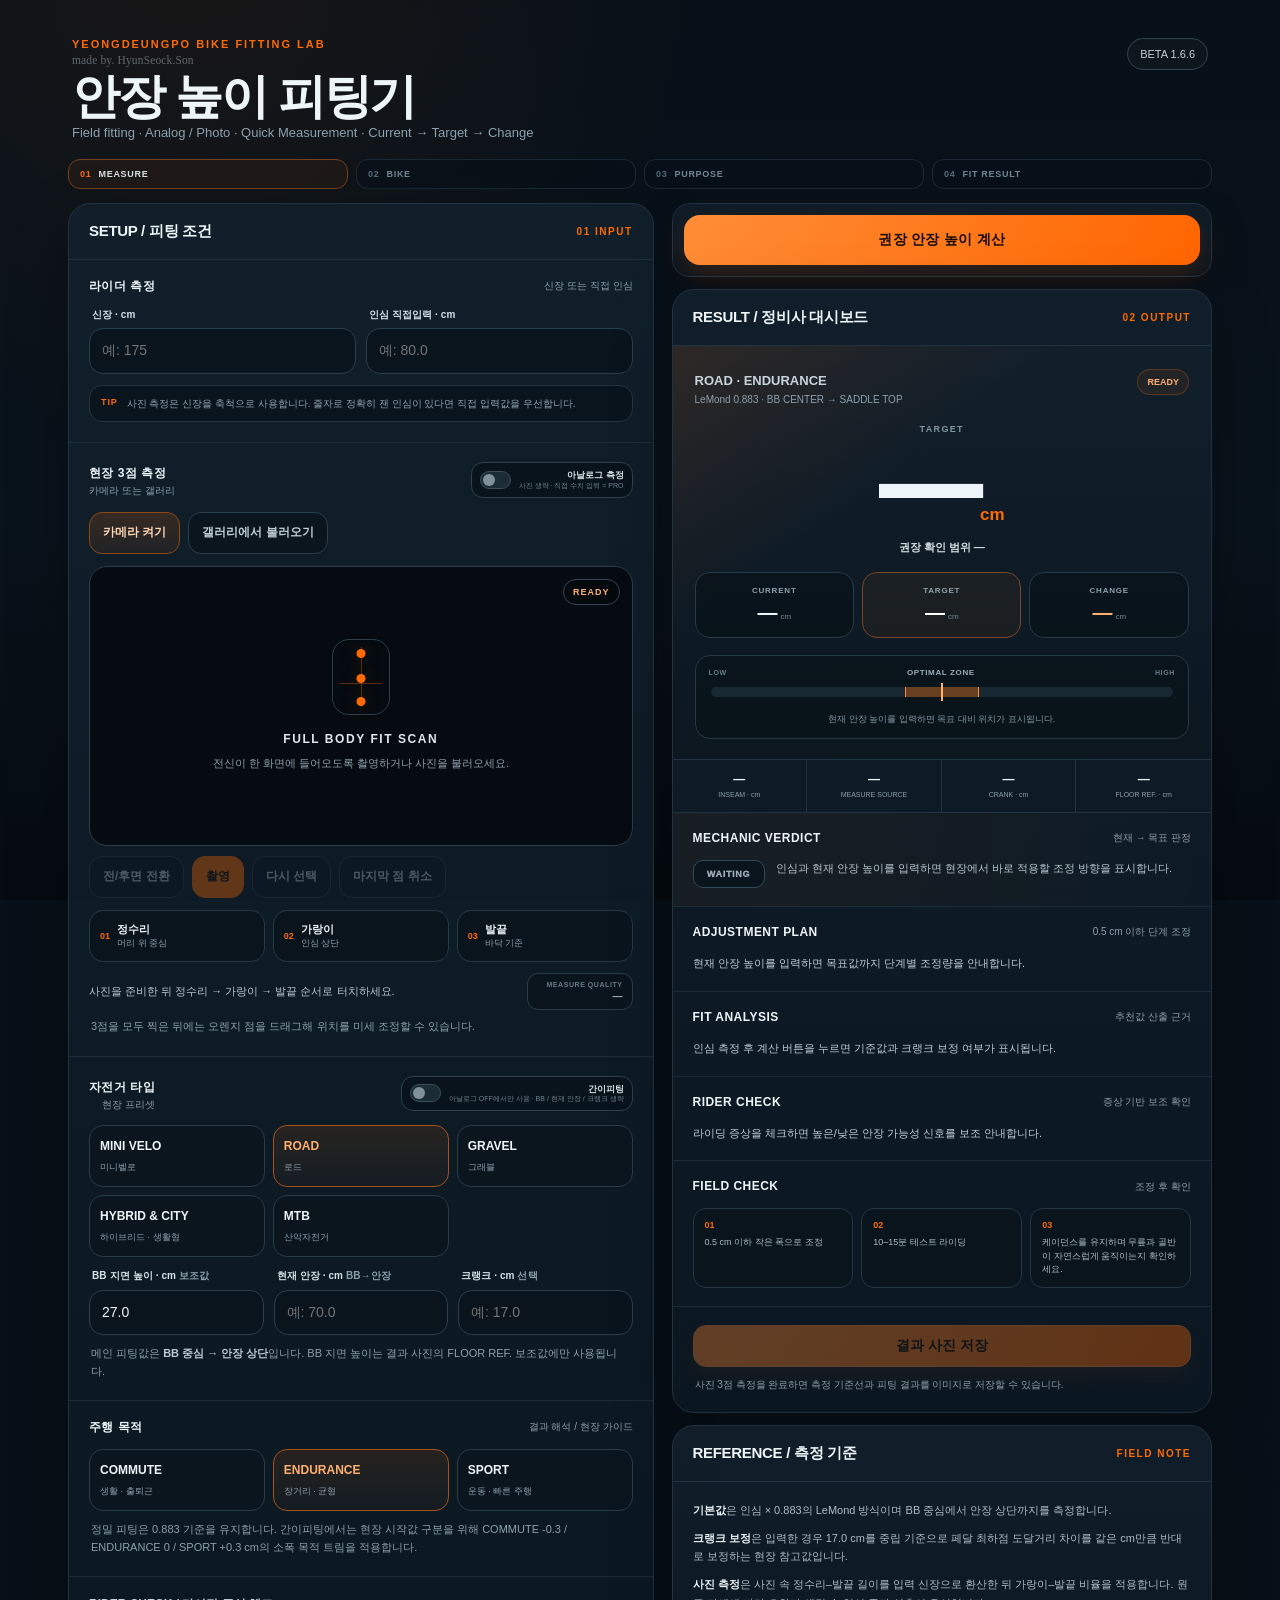
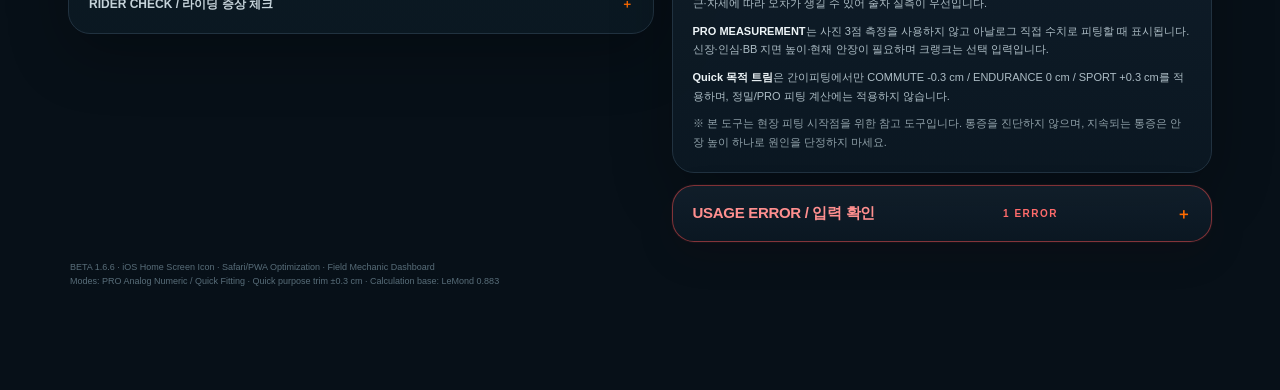
<file: index.html>
<!doctype html>
<html lang="ko">
<head>
  <meta charset="utf-8">
  <meta name="viewport" content="width=device-width, initial-scale=1, viewport-fit=cover">
  <meta name="theme-color" content="#02070b">
  <meta name="color-scheme" content="dark">
  <meta name="application-name" content="Bike Fitting Lab">
  <meta name="apple-mobile-web-app-capable" content="yes">
  <meta name="apple-mobile-web-app-status-bar-style" content="black-translucent">
  <meta name="apple-mobile-web-app-title" content="Bike Fitting Lab">
  <meta name="mobile-web-app-capable" content="yes">
  <meta name="format-detection" content="telephone=no">
  <meta name="description" content="영등포 현장형 자전거 안장 높이 피팅 도구. 아날로그 측정·간이피팅·카메라/갤러리 3점 측정·정비사 대시보드.">
  <title>YEONGDEUNGPO BIKE FITTING LAB — Beta 1.6.6</title>
  <link rel="manifest" href="./manifest.webmanifest?v=1.6.6-cm-ui1">
  <link rel="apple-touch-icon" href="./apple-touch-icon.png">
  <link rel="apple-touch-icon" sizes="180x180" href="./icons/apple-touch-icon-180.png">
  <link rel="apple-touch-icon" sizes="167x167" href="./icons/apple-touch-icon-167.png">
  <link rel="apple-touch-icon" sizes="152x152" href="./icons/apple-touch-icon-152.png">
  <link rel="apple-touch-icon" sizes="120x120" href="./icons/apple-touch-icon-120.png">
  <link rel="icon" href="./favicon.ico" sizes="any">
  <link rel="icon" type="image/png" sizes="48x48" href="./icons/favicon-48.png">
  <link rel="icon" type="image/png" sizes="32x32" href="./icons/favicon-32.png">
  <link rel="icon" type="image/png" sizes="16x16" href="./icons/favicon-16.png">
  <link rel="stylesheet" href="./style.css?v=1.6.6-cm-ui1">
</head>
<body data-build="1.6.6-cm-ui1">
  <div class="wrap">
    <header class="topbar">
      <div class="brand">
        <small>YEONGDEUNGPO BIKE FITTING LAB</small>
        <div class="signature">made by. HyunSeock.Son</div>
        <h1>안장 높이 피팅기</h1>
        <p>Field fitting · Analog / Photo · Quick Measurement · Current → Target → Change</p>
      </div>
      <div class="badge" aria-label="Beta version">BETA 1.6.6</div>
    </header>

    <nav class="flowbar" aria-label="피팅 순서">
      <span class="flow active"><b>01</b> MEASURE</span>
      <span class="flow"><b>02</b> BIKE</span>
      <span class="flow"><b>03</b> PURPOSE</span>
      <span class="flow"><b>04</b> FIT RESULT</span>
    </nav>

    <aside class="ios-install-tip" id="installTip" hidden aria-label="iOS 홈 화면 설치 안내">
      <div class="install-icon" aria-hidden="true"><img src="./icons/apple-touch-icon-120.png" alt=""></div>
      <div class="install-copy">
        <b>iOS HOME SCREEN</b>
        <span>Safari 공유 → <strong>홈 화면에 추가</strong> → “웹 앱으로 열기”를 유지하면 전용 아이콘으로 앱처럼 실행됩니다.</span>
      </div>
      <button id="btnDismissInstallTip" type="button" aria-label="홈 화면 설치 안내 닫기">×</button>
    </aside>

    <main class="grid">
      <section class="card setup-card">
        <div class="head"><h2>SETUP / 피팅 조건</h2><span class="kicker">01 INPUT</span></div>

        <section class="section">
          <div class="section-title"><strong>라이더 측정</strong><span>신장 또는 직접 인심</span></div>
          <div class="fields two">
            <div class="field">
              <label for="heightCm">신장 · cm</label>
              <input id="heightCm" type="number" inputmode="decimal" min="100" max="230" step="0.1" placeholder="예: 175">
            </div>
            <div class="field">
              <label for="manualInseam">인심 직접입력 · cm</label>
              <input id="manualInseam" type="number" inputmode="decimal" min="45" max="110" step="0.1" placeholder="예: 80.0">
            </div>
          </div>
          <div class="mini-note"><b>TIP</b><span>사진 측정은 신장을 축척으로 사용합니다. 줄자로 정확히 잰 인심이 있다면 직접 입력값을 우선합니다.</span></div>
        </section>

        <section class="section photo-section" id="photoSection">
          <div class="section-title section-title-with-toggle">
            <div><strong>현장 3점 측정</strong><span>카메라 또는 갤러리</span></div>
            <label class="mode-switch" for="analogMode">
              <input id="analogMode" type="checkbox">
              <span class="switch-ui" aria-hidden="true"></span>
              <span class="switch-copy"><b>아날로그 측정</b><small>사진 생략 · 직접 수치 입력 = PRO</small></span>
            </label>
          </div>
          <div class="source-actions">
            <button id="btnStartCamera" class="btn primary" type="button">카메라 켜기</button>
            <button id="btnGallery" class="btn ghost" type="button">갤러리에서 불러오기</button>
            <input id="galleryInput" class="visually-hidden" type="file" accept="image/*">
          </div>

          <div class="camera-stage" id="cameraStage">
            <video id="video" playsinline autoplay muted></video>
            <canvas id="photoCanvas" aria-label="피팅 측정 사진. 3점을 지정한 뒤 점을 드래그해 미세 보정할 수 있습니다."></canvas>
            <div class="stage-empty" id="stageEmpty">
              <div class="scan-icon" aria-hidden="true"><span></span><span></span><span></span></div>
              <b>FULL BODY FIT SCAN</b>
              <span>전신이 한 화면에 들어오도록 촬영하거나 사진을 불러오세요.</span>
            </div>
            <div class="stage-badge" id="stageBadge">READY</div>
          </div>

          <div class="camera-controls">
            <button id="btnSwitchCamera" class="btn ghost" type="button" disabled>전/후면 전환</button>
            <button id="btnCapture" class="btn accent" type="button" disabled>촬영</button>
            <button id="btnRetake" class="btn ghost" type="button" disabled>다시 선택</button>
            <button id="btnUndoPoint" class="btn ghost" type="button" disabled>마지막 점 취소</button>
          </div>

          <ol class="tap-steps" id="tapSteps">
            <li data-step="0"><span>01</span><b>정수리</b><small>머리 위 중심</small></li>
            <li data-step="1"><span>02</span><b>가랑이</b><small>인심 상단</small></li>
            <li data-step="2"><span>03</span><b>발끝</b><small>바닥 기준</small></li>
          </ol>

          <div class="measure-feedback">
            <p class="status-line" id="measureStatus">사진을 준비한 뒤 정수리 → 가랑이 → 발끝 순서로 터치하세요.</p>
            <div class="quality-pill" id="qualityPill" data-level="idle"><span>MEASURE QUALITY</span><b id="qualityText">—</b></div>
          </div>
          <p class="hint drag-hint">3점을 모두 찍은 뒤에는 오렌지 점을 드래그해 위치를 미세 조정할 수 있습니다.</p>
        </section>

        <section class="section">
          <div class="section-title section-title-with-toggle">
            <div><strong>자전거 타입</strong><span>현장 프리셋</span></div>
            <label class="mode-switch" for="quickFitMode">
              <input id="quickFitMode" type="checkbox">
              <span class="switch-ui" aria-hidden="true"></span>
              <span class="switch-copy"><b>간이피팅</b><small>아날로그 OFF에서만 사용 · BB / 현재 안장 / 크랭크 생략</small></span>
            </label>
          </div>
          <div class="choice-grid" id="bikeChoices">
            <button class="choice" type="button" data-bike="minivelo" data-bb="28.1"><b>MINI VELO</b><span>미니벨로</span></button>
            <button class="choice active" type="button" data-bike="road" data-bb="27.0"><b>ROAD</b><span>로드</span></button>
            <button class="choice" type="button" data-bike="gravel" data-bb="28.0"><b>GRAVEL</b><span>그래블</span></button>
            <button class="choice" type="button" data-bike="hybrid" data-bb="26.0"><b>HYBRID & CITY</b><span>하이브리드 · 생활형</span></button>
            <button class="choice" type="button" data-bike="mtb" data-bb="30.0"><b>MTB</b><span>산악자전거</span></button>
          </div>

          <div class="fields three compact-top">
            <div class="field" id="bbField" data-quick-skip>
              <label for="bbHeight">BB 지면 높이 · cm <span>보조값</span></label>
              <input id="bbHeight" type="number" inputmode="decimal" min="20" max="40" step="0.1" value="27.0">
            </div>
            <div class="field" id="currentField" data-quick-skip>
              <label for="currentSaddle">현재 안장 · cm <span>BB→안장</span></label>
              <input id="currentSaddle" type="number" inputmode="decimal" min="45" max="100" step="0.1" placeholder="예: 70.0">
            </div>
            <div class="field" id="crankField" data-quick-skip>
              <label for="crankLength">크랭크 · cm <span>선택</span></label>
              <input id="crankLength" type="number" inputmode="decimal" min="14" max="19" step="0.25" placeholder="예: 17.0">
            </div>
          </div>
          <p class="hint">메인 피팅값은 <strong>BB 중심 → 안장 상단</strong>입니다. BB 지면 높이는 결과 사진의 FLOOR REF. 보조값에만 사용됩니다.</p>
        </section>

        <section class="section">
          <div class="section-title"><strong>주행 목적</strong><span>결과 해석 / 현장 가이드</span></div>
          <div class="choice-grid purpose-grid" id="purposeChoices">
            <button class="choice" type="button" data-purpose="commute"><b>COMMUTE</b><span>생활 · 출퇴근</span></button>
            <button class="choice active" type="button" data-purpose="endurance"><b>ENDURANCE</b><span>장거리 · 균형</span></button>
            <button class="choice" type="button" data-purpose="sport"><b>SPORT</b><span>운동 · 빠른 주행</span></button>
          </div>
          <p class="hint">정밀 피팅은 0.883 기준을 유지합니다. 간이피팅에서는 현장 시작값 구분을 위해 COMMUTE -0.3 / ENDURANCE 0 / SPORT +0.3 cm의 소폭 목적 트림을 적용합니다.</p>
        </section>

        <details class="section advanced" id="riderCheckDetails">
          <summary>RIDER CHECK / 라이딩 증상 체크</summary>
          <div class="advanced-body symptom-grid" id="symptomGrid">
            <label><input type="checkbox" value="hip-rock"><span>골반이 좌우로 흔들림</span></label>
            <label><input type="checkbox" value="toe-reach"><span>페달 아래에서 발끝을 과하게 뻗음</span></label>
            <label><input type="checkbox" value="back-knee"><span>무릎 뒤쪽이 당김</span></label>
            <label><input type="checkbox" value="front-knee"><span>무릎 앞쪽에 압박감</span></label>
            <label><input type="checkbox" value="quad-fatigue"><span>허벅지가 빠르게 피로함</span></label>
            <label><input type="checkbox" value="stop-unstable"><span>정차 시 자세가 불안함</span></label>
          </div>
        </details>
      </section>

      <section class="result-column">
        <div class="result-action">
          <button id="btnCalculate" class="calc-btn" type="button">권장 안장 높이 계산</button>
        </div>

        <section class="card result-shell">
          <div class="head"><h2>RESULT / 정비사 대시보드</h2><span class="kicker">02 OUTPUT</span></div>

          <div class="hero">
            <div class="hero-top">
              <div>
                <h3 id="resultBikeLine">ROAD · ENDURANCE</h3>
                <p class="meta" id="resultMeta">LeMond 0.883 · BB CENTER → SADDLE TOP</p>
              </div>
              <div class="hero-statuses">
                <div class="pro-badge" id="proBadge" hidden><span class="pro-check" aria-hidden="true">✓</span><span>PRO MEASUREMENT</span></div>
                <div class="quick-badge" id="quickBadge" hidden>QUICK MEASUREMENT</div>
                <div class="status" id="resultState">READY</div>
              </div>
            </div>

            <div class="target-panel">
              <div class="target-label">TARGET</div>
              <div class="target-number"><span id="targetSaddle">—</span><small>cm</small></div>
              <div class="range" id="targetRange">권장 확인 범위 —</div>
              <div class="pro-result-line" id="proResultLine" hidden><span class="pro-result-label">PRO FIT VERIFIED</span><span>전문가 측정값 <strong>— cm</strong></span></div>
              <div class="quick-result-line" id="quickResultLine" hidden>간이 측정값: <strong>— cm</strong></div>
            </div>

            <div class="ctc-grid" aria-label="Current Target Change">
              <div class="ctc"><span>CURRENT</span><b id="heroCurrent">—</b><small>cm</small></div>
              <div class="ctc target"><span>TARGET</span><b id="heroTarget">—</b><small>cm</small></div>
              <div class="ctc change"><span>CHANGE</span><b id="heroChange">—</b><small>cm</small></div>
            </div>

            <div class="fit-gauge" id="fitGauge" data-state="idle">
              <div class="gauge-labels"><span>LOW</span><b>OPTIMAL ZONE</b><span>HIGH</span></div>
              <div class="gauge-track">
                <div class="gauge-zone"></div>
                <div class="gauge-target"></div>
                <div class="gauge-current" id="gaugeCurrent"><i></i><span>CURRENT</span></div>
              </div>
              <div class="gauge-caption" id="gaugeCaption">현재 안장 높이를 입력하면 목표 대비 위치가 표시됩니다.</div>
            </div>
          </div>

          <div class="metric-strip">
            <div class="metric"><b id="metricInseam">—</b><span>INSEAM · cm</span></div>
            <div class="metric"><b id="metricSource">—</b><span>MEASURE SOURCE</span></div>
            <div class="metric"><b id="metricCrank">—</b><span>CRANK · cm</span></div>
            <div class="metric"><b id="metricFloor">—</b><span>FLOOR REF. · cm</span></div>
          </div>

          <div class="insight mechanic-verdict">
            <div class="section-title"><strong>MECHANIC VERDICT</strong><span>현재 → 목표 판정</span></div>
            <div class="verdict-row">
              <div class="verdict-badge" id="verdictBadge" data-verdict="idle">WAITING</div>
              <p id="verdictText">인심과 현재 안장 높이를 입력하면 현장에서 바로 적용할 조정 방향을 표시합니다.</p>
            </div>
          </div>

          <div class="insight">
            <div class="section-title"><strong>ADJUSTMENT PLAN</strong><span>0.5 cm 이하 단계 조정</span></div>
            <div id="adjustPlan" class="analysis-copy">현재 안장 높이를 입력하면 목표값까지 단계별 조정량을 안내합니다.</div>
          </div>

          <div class="insight">
            <div class="section-title"><strong>FIT ANALYSIS</strong><span>추천값 산출 근거</span></div>
            <div id="fitAnalysis" class="analysis-copy">인심 측정 후 계산 버튼을 누르면 기준값과 크랭크 보정 여부가 표시됩니다.</div>
          </div>

          <div class="insight">
            <div class="section-title"><strong>RIDER CHECK</strong><span>증상 기반 보조 확인</span></div>
            <div id="symptomAnalysis" class="analysis-copy">라이딩 증상을 체크하면 높은/낮은 안장 가능성 신호를 보조 안내합니다.</div>
          </div>

          <div class="insight field-check">
            <div class="section-title"><strong>FIELD CHECK</strong><span>조정 후 확인</span></div>
            <div id="fieldGuide" class="check-list">
              <div><b>01</b><span>작은 폭으로 조정</span></div>
              <div><b>02</b><span>10–15분 테스트 라이딩</span></div>
              <div><b>03</b><span>골반 흔들림·무릎 불편감 재확인</span></div>
            </div>
          </div>

          <div class="save-box">
            <button id="btnSavePhoto" class="btn save" type="button" disabled>결과 사진 저장</button>
            <p id="saveHint">사진 3점 측정을 완료하면 정수리·가랑이·발끝 기준선, 날짜, 인심, Current→Target→Change를 포함한 결과 이미지를 저장할 수 있습니다.</p>
          </div>
        </section>

        <section class="card reference-card">
          <div class="head"><h2>REFERENCE / 측정 기준</h2><span class="kicker">FIELD NOTE</span></div>
          <div class="section reference-copy">
            <p><strong>기본값</strong>은 인심 × 0.883의 LeMond 방식이며 BB 중심에서 안장 상단까지를 측정합니다.</p>
            <p><strong>크랭크 보정</strong>은 입력한 경우 17.0 cm를 중립 기준으로 페달 최하점 도달거리 차이를 같은 cm만큼 반대로 보정하는 현장 참고값입니다.</p>
            <p><strong>사진 측정</strong>은 사진 속 정수리–발끝 길이를 입력 신장으로 환산한 뒤 가랑이–발끝 비율을 적용합니다. 원근·자세에 따라 오차가 생길 수 있어 줄자 실측이 우선입니다.</p>
            <p><strong>PRO MEASUREMENT</strong>는 사진 3점 측정을 사용하지 않고 아날로그 직접 수치로 피팅할 때 표시됩니다. 신장·인심·BB 지면 높이·현재 안장이 필요하며 크랭크는 선택 입력입니다.</p>
            <p><strong>Quick 목적 트림</strong>은 간이피팅에서만 COMMUTE -0.3 cm / ENDURANCE 0 cm / SPORT +0.3 cm를 적용하며, 정밀/PRO 피팅 계산에는 적용하지 않습니다.</p>
            <p class="warning">※ 본 도구는 현장 피팅 시작점을 위한 참고 도구입니다. 통증을 진단하지 않으며, 지속되는 통증은 안장 높이 하나로 원인을 단정하지 마세요.</p>
          </div>
        </section>

        <details class="card usage-error-card" id="usageErrorCard" data-state="error" aria-live="polite">
          <summary class="head usage-error-summary"><h2>USAGE ERROR / 입력 확인</h2><span class="kicker" id="usageErrorState">CHECK</span></summary>
          <div class="section usage-error-body">
            <p class="usage-error-lead">계산에 필요한 공란이나 잘못된 입력을 실시간으로 표시합니다. 헤더를 눌러 접거나 펼칠 수 있습니다.</p>
            <ul id="usageErrorList" class="usage-error-list"></ul>
          </div>
        </details>
      </section>
    </main>

    <footer class="footer">
      <div>BETA 1.6.6 · iOS Home Screen Icon · Safari/PWA Optimization · Field Mechanic Dashboard</div>
      <div>Modes: PRO Analog Numeric / Quick Fitting · Quick purpose trim ±0.3 cm · Calculation base: LeMond 0.883</div>
    </footer>
  </div>

  <canvas id="sourceCanvas" class="visually-hidden"></canvas>
  <canvas id="exportCanvas" class="visually-hidden"></canvas>
  <script src="./app.js?v=1.6.6-cm-ui1"></script>
</body>
</html>
</file>
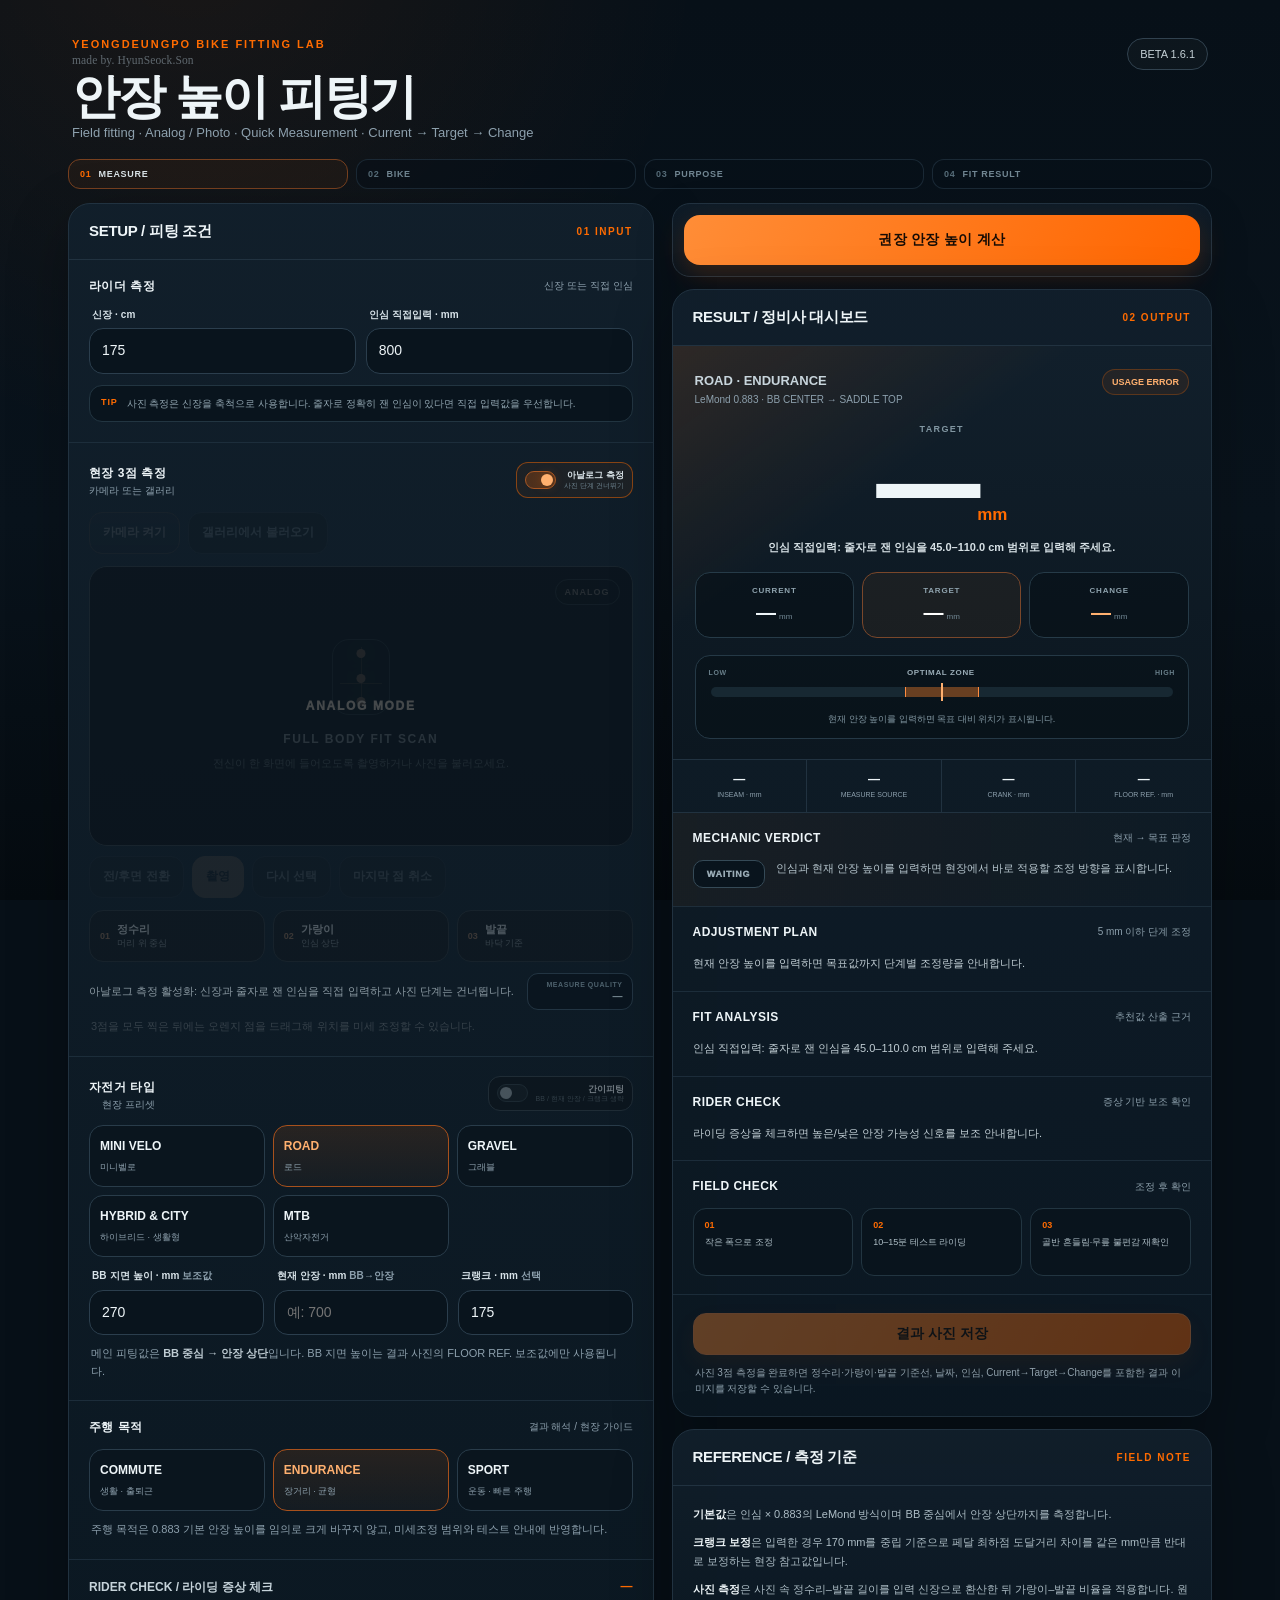
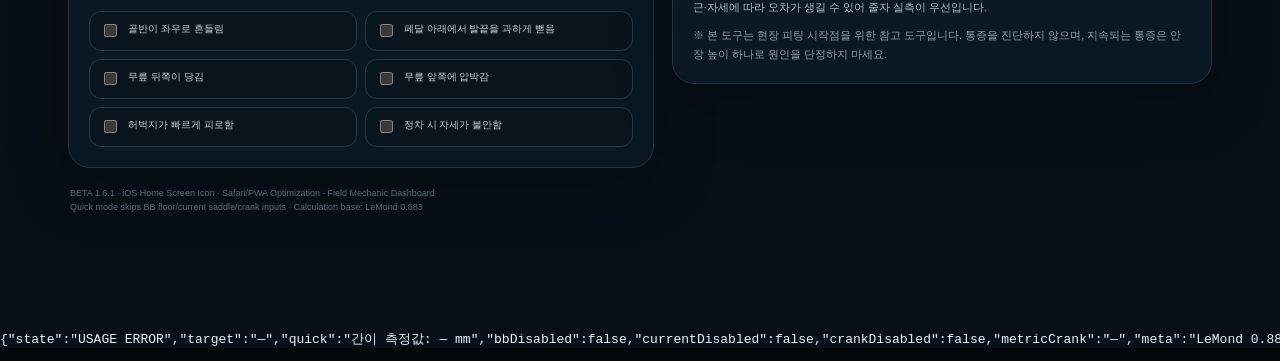
<file: runtime-test.html>
<!doctype html>
<html lang="ko">
<head>
  <meta charset="utf-8">
  <meta name="viewport" content="width=device-width, initial-scale=1, viewport-fit=cover">
  <meta name="theme-color" content="#02070b">
  <meta name="color-scheme" content="dark">
  <meta name="application-name" content="Bike Fitting Lab">
  <meta name="apple-mobile-web-app-capable" content="yes">
  <meta name="apple-mobile-web-app-status-bar-style" content="black-translucent">
  <meta name="apple-mobile-web-app-title" content="Bike Fitting Lab">
  <meta name="mobile-web-app-capable" content="yes">
  <meta name="format-detection" content="telephone=no">
  <meta name="description" content="영등포 현장형 자전거 안장 높이 피팅 도구. 아날로그 측정·간이피팅·카메라/갤러리 3점 측정·정비사 대시보드.">
  <title>YEONGDEUNGPO BIKE FITTING LAB — Beta 1.6.1</title>
  <link rel="manifest" href="./manifest.webmanifest">
  <link rel="apple-touch-icon" href="./apple-touch-icon.png">
  <link rel="apple-touch-icon" sizes="180x180" href="./icons/apple-touch-icon-180.png">
  <link rel="apple-touch-icon" sizes="167x167" href="./icons/apple-touch-icon-167.png">
  <link rel="apple-touch-icon" sizes="152x152" href="./icons/apple-touch-icon-152.png">
  <link rel="apple-touch-icon" sizes="120x120" href="./icons/apple-touch-icon-120.png">
  <link rel="icon" href="./favicon.ico" sizes="any">
  <link rel="icon" type="image/png" sizes="48x48" href="./icons/favicon-48.png">
  <link rel="icon" type="image/png" sizes="32x32" href="./icons/favicon-32.png">
  <link rel="icon" type="image/png" sizes="16x16" href="./icons/favicon-16.png">
  <link rel="stylesheet" href="./style.css">
</head>
<body>
  <div class="wrap">
    <header class="topbar">
      <div class="brand">
        <small>YEONGDEUNGPO BIKE FITTING LAB</small>
        <div class="signature">made by. HyunSeock.Son</div>
        <h1>안장 높이 피팅기</h1>
        <p>Field fitting · Analog / Photo · Quick Measurement · Current → Target → Change</p>
      </div>
      <div class="badge" aria-label="Beta version">BETA 1.6.1</div>
    </header>

    <nav class="flowbar" aria-label="피팅 순서">
      <span class="flow active"><b>01</b> MEASURE</span>
      <span class="flow"><b>02</b> BIKE</span>
      <span class="flow"><b>03</b> PURPOSE</span>
      <span class="flow"><b>04</b> FIT RESULT</span>
    </nav>

    <aside class="ios-install-tip" id="installTip" hidden aria-label="iOS 홈 화면 설치 안내">
      <div class="install-icon" aria-hidden="true"><img src="./icons/apple-touch-icon-120.png" alt=""></div>
      <div class="install-copy">
        <b>iOS HOME SCREEN</b>
        <span>Safari 공유 → <strong>홈 화면에 추가</strong> → “웹 앱으로 열기”를 유지하면 전용 아이콘으로 앱처럼 실행됩니다.</span>
      </div>
      <button id="btnDismissInstallTip" type="button" aria-label="홈 화면 설치 안내 닫기">×</button>
    </aside>

    <main class="grid">
      <section class="card setup-card">
        <div class="head"><h2>SETUP / 피팅 조건</h2><span class="kicker">01 INPUT</span></div>

        <section class="section">
          <div class="section-title"><strong>라이더 측정</strong><span>신장 또는 직접 인심</span></div>
          <div class="fields two">
            <div class="field">
              <label for="heightCm">신장 · cm</label>
              <input id="heightCm" type="number" inputmode="decimal" min="100" max="230" step="0.1" placeholder="예: 175">
            </div>
            <div class="field">
              <label for="manualInseam">인심 직접입력 · mm</label>
              <input id="manualInseam" type="number" inputmode="decimal" min="450" max="1100" step="1" placeholder="사진 사용 시 자동">
            </div>
          </div>
          <div class="mini-note"><b>TIP</b><span>사진 측정은 신장을 축척으로 사용합니다. 줄자로 정확히 잰 인심이 있다면 직접 입력값을 우선합니다.</span></div>
        </section>

        <section class="section photo-section" id="photoSection">
          <div class="section-title section-title-with-toggle">
            <div><strong>현장 3점 측정</strong><span>카메라 또는 갤러리</span></div>
            <label class="mode-switch" for="analogMode">
              <input id="analogMode" type="checkbox">
              <span class="switch-ui" aria-hidden="true"></span>
              <span class="switch-copy"><b>아날로그 측정</b><small>사진 단계 건너뛰기</small></span>
            </label>
          </div>
          <div class="source-actions">
            <button id="btnStartCamera" class="btn primary" type="button">카메라 켜기</button>
            <button id="btnGallery" class="btn ghost" type="button">갤러리에서 불러오기</button>
            <input id="galleryInput" class="visually-hidden" type="file" accept="image/*">
          </div>

          <div class="camera-stage" id="cameraStage">
            <video id="video" playsinline autoplay muted></video>
            <canvas id="photoCanvas" aria-label="피팅 측정 사진. 3점을 지정한 뒤 점을 드래그해 미세 보정할 수 있습니다."></canvas>
            <div class="stage-empty" id="stageEmpty">
              <div class="scan-icon" aria-hidden="true"><span></span><span></span><span></span></div>
              <b>FULL BODY FIT SCAN</b>
              <span>전신이 한 화면에 들어오도록 촬영하거나 사진을 불러오세요.</span>
            </div>
            <div class="stage-badge" id="stageBadge">READY</div>
          </div>

          <div class="camera-controls">
            <button id="btnSwitchCamera" class="btn ghost" type="button" disabled>전/후면 전환</button>
            <button id="btnCapture" class="btn accent" type="button" disabled>촬영</button>
            <button id="btnRetake" class="btn ghost" type="button" disabled>다시 선택</button>
            <button id="btnUndoPoint" class="btn ghost" type="button" disabled>마지막 점 취소</button>
          </div>

          <ol class="tap-steps" id="tapSteps">
            <li data-step="0"><span>01</span><b>정수리</b><small>머리 위 중심</small></li>
            <li data-step="1"><span>02</span><b>가랑이</b><small>인심 상단</small></li>
            <li data-step="2"><span>03</span><b>발끝</b><small>바닥 기준</small></li>
          </ol>

          <div class="measure-feedback">
            <p class="status-line" id="measureStatus">사진을 준비한 뒤 정수리 → 가랑이 → 발끝 순서로 터치하세요.</p>
            <div class="quality-pill" id="qualityPill" data-level="idle"><span>MEASURE QUALITY</span><b id="qualityText">—</b></div>
          </div>
          <p class="hint drag-hint">3점을 모두 찍은 뒤에는 오렌지 점을 드래그해 위치를 미세 조정할 수 있습니다.</p>
        </section>

        <section class="section">
          <div class="section-title section-title-with-toggle">
            <div><strong>자전거 타입</strong><span>현장 프리셋</span></div>
            <label class="mode-switch" for="quickFitMode">
              <input id="quickFitMode" type="checkbox">
              <span class="switch-ui" aria-hidden="true"></span>
              <span class="switch-copy"><b>간이피팅</b><small>BB / 현재 안장 / 크랭크 생략</small></span>
            </label>
          </div>
          <div class="choice-grid" id="bikeChoices">
            <button class="choice" type="button" data-bike="minivelo" data-bb="281"><b>MINI VELO</b><span>미니벨로</span></button>
            <button class="choice active" type="button" data-bike="road" data-bb="270"><b>ROAD</b><span>로드</span></button>
            <button class="choice" type="button" data-bike="gravel" data-bb="280"><b>GRAVEL</b><span>그래블</span></button>
            <button class="choice" type="button" data-bike="hybrid" data-bb="260"><b>HYBRID & CITY</b><span>하이브리드 · 생활형</span></button>
            <button class="choice" type="button" data-bike="mtb" data-bb="300"><b>MTB</b><span>산악자전거</span></button>
          </div>

          <div class="fields three compact-top">
            <div class="field" id="bbField" data-quick-skip>
              <label for="bbHeight">BB 지면 높이 · mm <span>보조값</span></label>
              <input id="bbHeight" type="number" inputmode="decimal" min="200" max="400" step="1" value="270">
            </div>
            <div class="field" id="currentField" data-quick-skip>
              <label for="currentSaddle">현재 안장 · mm <span>BB→안장</span></label>
              <input id="currentSaddle" type="number" inputmode="decimal" min="450" max="1000" step="1" placeholder="예: 700">
            </div>
            <div class="field" id="crankField" data-quick-skip>
              <label for="crankLength">크랭크 · mm <span>선택</span></label>
              <input id="crankLength" type="number" inputmode="decimal" min="140" max="190" step="2.5" placeholder="예: 170">
            </div>
          </div>
          <p class="hint">메인 피팅값은 <strong>BB 중심 → 안장 상단</strong>입니다. BB 지면 높이는 결과 사진의 FLOOR REF. 보조값에만 사용됩니다.</p>
        </section>

        <section class="section">
          <div class="section-title"><strong>주행 목적</strong><span>결과 해석 / 현장 가이드</span></div>
          <div class="choice-grid purpose-grid" id="purposeChoices">
            <button class="choice" type="button" data-purpose="commute"><b>COMMUTE</b><span>생활 · 출퇴근</span></button>
            <button class="choice active" type="button" data-purpose="endurance"><b>ENDURANCE</b><span>장거리 · 균형</span></button>
            <button class="choice" type="button" data-purpose="sport"><b>SPORT</b><span>운동 · 빠른 주행</span></button>
          </div>
          <p class="hint">주행 목적은 0.883 기본 안장 높이를 임의로 크게 바꾸지 않고, 미세조정 범위와 테스트 안내에 반영합니다.</p>
        </section>

        <details class="section advanced" open>
          <summary>RIDER CHECK / 라이딩 증상 체크</summary>
          <div class="advanced-body symptom-grid" id="symptomGrid">
            <label><input type="checkbox" value="hip-rock"><span>골반이 좌우로 흔들림</span></label>
            <label><input type="checkbox" value="toe-reach"><span>페달 아래에서 발끝을 과하게 뻗음</span></label>
            <label><input type="checkbox" value="back-knee"><span>무릎 뒤쪽이 당김</span></label>
            <label><input type="checkbox" value="front-knee"><span>무릎 앞쪽에 압박감</span></label>
            <label><input type="checkbox" value="quad-fatigue"><span>허벅지가 빠르게 피로함</span></label>
            <label><input type="checkbox" value="stop-unstable"><span>정차 시 자세가 불안함</span></label>
          </div>
        </details>
      </section>

      <section class="result-column">
        <div class="result-action">
          <button id="btnCalculate" class="calc-btn" type="button">권장 안장 높이 계산</button>
        </div>

        <section class="card result-shell">
          <div class="head"><h2>RESULT / 정비사 대시보드</h2><span class="kicker">02 OUTPUT</span></div>

          <div class="hero">
            <div class="hero-top">
              <div>
                <h3 id="resultBikeLine">ROAD · ENDURANCE</h3>
                <p class="meta" id="resultMeta">LeMond 0.883 · BB CENTER → SADDLE TOP</p>
              </div>
              <div class="hero-statuses">
                <div class="quick-badge" id="quickBadge" hidden>QUICK MEASUREMENT</div>
                <div class="status" id="resultState">READY</div>
              </div>
            </div>

            <div class="target-panel">
              <div class="target-label">TARGET</div>
              <div class="target-number"><span id="targetSaddle">—</span><small>mm</small></div>
              <div class="range" id="targetRange">권장 확인 범위 —</div>
              <div class="quick-result-line" id="quickResultLine" hidden>간이 측정값: <strong>— mm</strong></div>
            </div>

            <div class="ctc-grid" aria-label="Current Target Change">
              <div class="ctc"><span>CURRENT</span><b id="heroCurrent">—</b><small>mm</small></div>
              <div class="ctc target"><span>TARGET</span><b id="heroTarget">—</b><small>mm</small></div>
              <div class="ctc change"><span>CHANGE</span><b id="heroChange">—</b><small>mm</small></div>
            </div>

            <div class="fit-gauge" id="fitGauge" data-state="idle">
              <div class="gauge-labels"><span>LOW</span><b>OPTIMAL ZONE</b><span>HIGH</span></div>
              <div class="gauge-track">
                <div class="gauge-zone"></div>
                <div class="gauge-target"></div>
                <div class="gauge-current" id="gaugeCurrent"><i></i><span>CURRENT</span></div>
              </div>
              <div class="gauge-caption" id="gaugeCaption">현재 안장 높이를 입력하면 목표 대비 위치가 표시됩니다.</div>
            </div>
          </div>

          <div class="metric-strip">
            <div class="metric"><b id="metricInseam">—</b><span>INSEAM · mm</span></div>
            <div class="metric"><b id="metricSource">—</b><span>MEASURE SOURCE</span></div>
            <div class="metric"><b id="metricCrank">—</b><span>CRANK · mm</span></div>
            <div class="metric"><b id="metricFloor">—</b><span>FLOOR REF. · mm</span></div>
          </div>

          <div class="insight mechanic-verdict">
            <div class="section-title"><strong>MECHANIC VERDICT</strong><span>현재 → 목표 판정</span></div>
            <div class="verdict-row">
              <div class="verdict-badge" id="verdictBadge" data-verdict="idle">WAITING</div>
              <p id="verdictText">인심과 현재 안장 높이를 입력하면 현장에서 바로 적용할 조정 방향을 표시합니다.</p>
            </div>
          </div>

          <div class="insight">
            <div class="section-title"><strong>ADJUSTMENT PLAN</strong><span>5 mm 이하 단계 조정</span></div>
            <div id="adjustPlan" class="analysis-copy">현재 안장 높이를 입력하면 목표값까지 단계별 조정량을 안내합니다.</div>
          </div>

          <div class="insight">
            <div class="section-title"><strong>FIT ANALYSIS</strong><span>추천값 산출 근거</span></div>
            <div id="fitAnalysis" class="analysis-copy">인심 측정 후 계산 버튼을 누르면 기준값과 크랭크 보정 여부가 표시됩니다.</div>
          </div>

          <div class="insight">
            <div class="section-title"><strong>RIDER CHECK</strong><span>증상 기반 보조 확인</span></div>
            <div id="symptomAnalysis" class="analysis-copy">라이딩 증상을 체크하면 높은/낮은 안장 가능성 신호를 보조 안내합니다.</div>
          </div>

          <div class="insight field-check">
            <div class="section-title"><strong>FIELD CHECK</strong><span>조정 후 확인</span></div>
            <div id="fieldGuide" class="check-list">
              <div><b>01</b><span>작은 폭으로 조정</span></div>
              <div><b>02</b><span>10–15분 테스트 라이딩</span></div>
              <div><b>03</b><span>골반 흔들림·무릎 불편감 재확인</span></div>
            </div>
          </div>

          <div class="save-box">
            <button id="btnSavePhoto" class="btn save" type="button" disabled>결과 사진 저장</button>
            <p id="saveHint">사진 3점 측정을 완료하면 정수리·가랑이·발끝 기준선, 날짜, 인심, Current→Target→Change를 포함한 결과 이미지를 저장할 수 있습니다.</p>
          </div>
        </section>

        <section class="card reference-card">
          <div class="head"><h2>REFERENCE / 측정 기준</h2><span class="kicker">FIELD NOTE</span></div>
          <div class="section reference-copy">
            <p><strong>기본값</strong>은 인심 × 0.883의 LeMond 방식이며 BB 중심에서 안장 상단까지를 측정합니다.</p>
            <p><strong>크랭크 보정</strong>은 입력한 경우 170 mm를 중립 기준으로 페달 최하점 도달거리 차이를 같은 mm만큼 반대로 보정하는 현장 참고값입니다.</p>
            <p><strong>사진 측정</strong>은 사진 속 정수리–발끝 길이를 입력 신장으로 환산한 뒤 가랑이–발끝 비율을 적용합니다. 원근·자세에 따라 오차가 생길 수 있어 줄자 실측이 우선입니다.</p>
            <p class="warning">※ 본 도구는 현장 피팅 시작점을 위한 참고 도구입니다. 통증을 진단하지 않으며, 지속되는 통증은 안장 높이 하나로 원인을 단정하지 마세요.</p>
          </div>
        </section>
      </section>
    </main>

    <footer class="footer">
      <div>BETA 1.6.1 · iOS Home Screen Icon · Safari/PWA Optimization · Field Mechanic Dashboard</div>
      <div>Quick mode skips BB floor/current saddle/crank inputs · Calculation base: LeMond 0.883</div>
    </footer>
  </div>

  <canvas id="sourceCanvas" class="visually-hidden"></canvas>
  <canvas id="exportCanvas" class="visually-hidden"></canvas>
  <script src="./app.js"></script>

<script>
(function(){
  const q=id=>document.getElementById(id);
  q('heightCm').value='175';
  q('manualInseam').value='800';
  q('crankLength').value='175';
  q('analogMode').checked=true; q('analogMode').dispatchEvent(new Event('change',{bubbles:true}));
  q('quickFitMode').checked=true; q('quickFitMode').dispatchEvent(new Event('change',{bubbles:true}));
  q('btnCalculate').click();
  const out=document.createElement('pre'); out.id='runtimeProbe';
  out.textContent=JSON.stringify({
    state:q('resultState').textContent,
    target:q('targetSaddle').textContent,
    quick:q('quickResultLine').textContent.trim(),
    bbDisabled:q('bbHeight').disabled,
    currentDisabled:q('currentSaddle').disabled,
    crankDisabled:q('crankLength').disabled,
    metricCrank:q('metricCrank').textContent,
    meta:q('resultMeta').textContent
  });
  document.body.appendChild(out);
})();
</script>
</body>
</html>
</file>
<file: style.css>
:root{
  --bg:#071018;
  --panel:#0d1822;
  --panel-2:#111f2b;
  --line:#213240;
  --line-soft:rgba(33,50,64,.78);
  --text:#eef5f8;
  --muted:#8da0ad;
  --faint:#647985;
  --accent:#ff6b00;
  --accent-2:#ffb06f;
  --accent-soft:rgba(255,107,0,.11);
  --ok:#75d89a;
  --warning:#ffc85b;
  --danger:#ff7272;
  --radius:22px;
  --shadow:0 20px 60px rgba(0,0,0,.28);
}
*{box-sizing:border-box}
html{margin:0;min-height:100%;background:#02070b;color-scheme:dark;overscroll-behavior-y:none}
body{margin:0;min-height:100vh;min-height:100svh;min-height:100dvh;color:var(--text);background-color:#071018;background-image:radial-gradient(circle at 15% -4rem,rgba(255,107,0,.075),transparent 32rem),linear-gradient(180deg,#071018 0%,#09131c 58%,#050b10 100%);background-repeat:no-repeat;background-attachment:fixed;font-family:-apple-system,BlinkMacSystemFont,"SF Pro Display","Pretendard","Noto Sans KR",sans-serif;overscroll-behavior-y:none;-webkit-tap-highlight-color:transparent}
body::before{content:"";position:fixed;z-index:-1;top:-50vh;right:0;bottom:-50vh;left:0;background:#02070b;pointer-events:none}
button,input{font:inherit}
button{color:inherit}
.wrap{max-width:1180px;margin:0 auto;padding:calc(20px + env(safe-area-inset-top)) calc(18px + env(safe-area-inset-right)) calc(90px + env(safe-area-inset-bottom)) calc(18px + env(safe-area-inset-left))}
.topbar{display:flex;justify-content:space-between;gap:18px;align-items:flex-start;padding:18px 4px 16px}
.brand{min-width:0}.brand small{display:block;color:var(--accent);font-size:11px;font-weight:800;letter-spacing:.18em}.signature{margin:5px 0 7px;color:#9aaab4;font-family:"Snell Roundhand","Segoe Script","Apple Chancery","Brush Script MT",cursive;font-size:11.5px;font-weight:300;line-height:1;letter-spacing:.012em;opacity:.56}.brand h1{margin:5px 0;font-size:clamp(26px,5vw,48px);line-height:.95;letter-spacing:-.045em}.brand p{margin:0;color:var(--muted);font-size:13px;line-height:1.45}.badge{flex:0 0 auto;padding:9px 12px;color:#c4d0d6;background:rgba(255,255,255,.025);border:1px solid #31424f;border-radius:999px;font-size:11px;white-space:nowrap}
.flowbar{display:grid;grid-template-columns:repeat(4,1fr);gap:8px;margin:0 0 14px}.flow{display:flex;align-items:center;gap:7px;min-width:0;padding:9px 11px;color:#718692;background:rgba(7,16,24,.46);border:1px solid rgba(33,50,64,.74);border-radius:12px;font-size:9px;font-weight:800;letter-spacing:.08em;white-space:nowrap}.flow b{color:#566c78}.flow.active{color:#dbe5e9;border-color:#77401f;background:rgba(255,107,0,.055)}.flow.active b{color:var(--accent)}
.grid{display:grid;grid-template-columns:1.04fr .96fr;gap:18px;align-items:start}.result-column{min-width:0;display:flex;flex-direction:column;gap:12px;position:sticky;top:12px}.card{overflow:hidden;background:linear-gradient(180deg,rgba(17,31,43,.96),rgba(11,24,34,.96));border:1px solid var(--line);border-radius:var(--radius);box-shadow:var(--shadow)}.card .head{display:flex;align-items:center;justify-content:space-between;padding:18px 20px;border-bottom:1px solid var(--line)}.head h2{margin:0;font-size:15px;letter-spacing:-.02em}.kicker{color:var(--accent);font-size:10px;font-weight:800;letter-spacing:.15em}
.section{padding:19px 20px 20px;border-bottom:1px solid var(--line-soft)}.section:last-child{border-bottom:0}.section-title{display:flex;justify-content:space-between;align-items:center;gap:12px;margin-bottom:14px;line-height:1.25}.section-title strong{font-size:12px;letter-spacing:.04em}.section-title span{color:var(--muted);font-size:10px;text-align:right}.fields{display:grid;grid-template-columns:repeat(3,1fr);gap:10px}.fields.two{grid-template-columns:repeat(2,1fr)}.field label{display:block;margin:0 0 7px 3px;color:#d7e2e8;font-size:10px;font-weight:850;line-height:1.35;letter-spacing:.01em}.field label span{color:var(--muted);font-weight:600}input[type="number"]{width:100%;padding:13px 12px;color:var(--text);background:#09141d;border:1px solid #2b3e4d;border-radius:14px;outline:none;font-size:14px;line-height:1.25;appearance:none}input[type="number"]:focus{border-color:#9d5427;box-shadow:0 0 0 3px rgba(255,107,0,.08)}.hint{margin:10px 2px 0;color:var(--muted);font-size:11px;line-height:1.6}.hint strong{color:#becbd2}.compact-top{margin-top:12px}.mini-note{display:flex;gap:9px;align-items:flex-start;margin-top:11px;padding:10px 11px;background:#09141d;border:1px solid #223541;border-radius:13px;color:#91a5b0;font-size:10px;line-height:1.55}.mini-note b{flex:0 0 auto;color:var(--accent);font-size:9px;letter-spacing:.1em}
.choice-grid{display:grid;grid-template-columns:repeat(3,1fr);gap:8px}.choice{padding:12px 10px;text-align:left;background:#0a151e;border:1px solid #293c4a;border-radius:14px;cursor:pointer;user-select:none;min-height:62px}.choice b{display:block;margin-bottom:3px;font-size:12px}.choice span{color:var(--muted);font-size:9px}.choice.active{background:linear-gradient(180deg,rgba(255,107,0,.11),rgba(255,107,0,.035));border-color:#a8511c}.choice.active b{color:var(--accent-2)}.choice:focus-visible,.btn:focus-visible,.calc-btn:focus-visible{outline:2px solid var(--accent);outline-offset:3px}
.btn{border:1px solid #2b3e4d;background:#0a151e;border-radius:13px;padding:11px 13px;font-size:12px;font-weight:800;cursor:pointer;min-height:42px}.btn:disabled{opacity:.35;cursor:not-allowed}.btn.primary{border-color:#914616;background:linear-gradient(180deg,rgba(255,107,0,.16),rgba(255,107,0,.07));color:#ffd4b4}.btn.accent{background:var(--accent);border-color:var(--accent);color:#130b05}.btn.ghost{color:#c1ced5}.btn.save{width:100%;background:linear-gradient(120deg,#ff8a31,#ff6500);border-color:#ff8e44;color:#150b04;font-size:14px;font-weight:900;box-shadow:0 10px 26px rgba(255,107,0,.17)}.source-actions,.camera-controls{display:flex;gap:8px;flex-wrap:wrap}.source-actions{margin-bottom:12px}.camera-controls{margin-top:10px}
.camera-stage{position:relative;overflow:hidden;min-height:280px;background:#050b10;border:1px solid #2a3c49;border-radius:18px;display:flex;align-items:center;justify-content:center}.camera-stage video,.camera-stage canvas{width:100%;height:auto;max-height:640px;object-fit:contain;display:none;background:#03070a}.camera-stage.video-mode video{display:block}.camera-stage.canvas-mode canvas{display:block;touch-action:none;cursor:crosshair}.stage-empty{position:absolute;inset:0;display:flex;flex-direction:column;align-items:center;justify-content:center;text-align:center;padding:28px;color:var(--muted);pointer-events:none}.stage-empty b{color:#dfe9ed;font-size:12px;letter-spacing:.13em}.stage-empty>span{max-width:360px;margin-top:9px;font-size:11px;line-height:1.6}.camera-stage.has-media .stage-empty{display:none}.stage-badge{position:absolute;top:12px;right:12px;padding:7px 9px;border-radius:999px;background:rgba(4,10,14,.78);border:1px solid #344854;color:var(--accent-2);font-size:9px;font-weight:900;letter-spacing:.11em;backdrop-filter:blur(7px)}.scan-icon{position:relative;width:58px;height:76px;margin-bottom:17px;border:1px solid #2b3e4d;border-radius:17px}.scan-icon::before,.scan-icon::after{content:"";position:absolute;background:rgba(255,107,0,.35)}.scan-icon::before{width:1px;top:7px;bottom:7px;left:50%}.scan-icon::after{height:1px;left:7px;right:7px;top:58%}.scan-icon span{position:absolute;left:50%;transform:translateX(-50%);width:9px;height:9px;border-radius:50%;background:var(--accent);box-shadow:0 0 18px rgba(255,107,0,.28)}.scan-icon span:nth-child(1){top:9px}.scan-icon span:nth-child(2){top:34px}.scan-icon span:nth-child(3){bottom:8px}
.tap-steps{display:grid;grid-template-columns:repeat(3,1fr);gap:8px;padding:0;margin:12px 0 0;list-style:none}.tap-steps li{padding:11px 10px;background:#09141d;border:1px solid #263946;border-radius:14px;display:grid;grid-template-columns:auto 1fr;column-gap:7px;align-items:center}.tap-steps li>span{grid-row:1/3;color:var(--accent);font-size:9px;font-weight:900}.tap-steps li b{font-size:11px}.tap-steps li small{color:var(--muted);font-size:9px}.tap-steps li.active{border-color:#a8511c;background:rgba(255,107,0,.07)}.tap-steps li.done{border-color:#476458}.tap-steps li.done>span{color:var(--ok)}.measure-feedback{display:flex;align-items:center;justify-content:space-between;gap:10px;margin-top:11px}.status-line{margin:0;color:#b9c8d0;font-size:11px;line-height:1.55;flex:1}.quality-pill{flex:0 0 auto;min-width:106px;padding:7px 9px;background:#09141d;border:1px solid #2b3e4d;border-radius:11px;text-align:right}.quality-pill span{display:block;color:#667c88;font-size:7px;font-weight:800;letter-spacing:.08em}.quality-pill b{display:block;margin-top:3px;color:#9aacb6;font-size:10px}.quality-pill[data-level="good"]{border-color:#3d6a50}.quality-pill[data-level="good"] b{color:var(--ok)}.quality-pill[data-level="check"]{border-color:#7b6330}.quality-pill[data-level="check"] b{color:var(--warning)}.quality-pill[data-level="poor"]{border-color:#754343}.quality-pill[data-level="poor"] b{color:var(--danger)}.drag-hint{margin-top:8px}
.advanced summary{color:#c6d3da;cursor:pointer;font-size:12px;font-weight:800;list-style:none}.advanced summary::-webkit-details-marker{display:none}.advanced summary::after{content:"＋";float:right;color:var(--accent)}.advanced[open] summary::after{content:"—"}.advanced-body{padding-top:15px}.symptom-grid{display:grid;grid-template-columns:1fr 1fr;gap:8px}.symptom-grid label{display:flex;gap:8px;align-items:flex-start;padding:10px;background:#09141d;border:1px solid #273946;border-radius:12px;color:#c6d2d8;font-size:10px;line-height:1.45}.symptom-grid input{accent-color:var(--accent);margin-top:2px}
.result-action{padding:11px;background:linear-gradient(180deg,rgba(15,29,40,.96),rgba(9,20,29,.96));border:1px solid var(--line);border-radius:18px;box-shadow:0 14px 38px rgba(0,0,0,.20)}.calc-btn{width:100%;min-height:50px;padding:16px 18px;color:#160b04;background:linear-gradient(120deg,#ff8d37,#ff6500);border:0;border-radius:16px;box-shadow:0 10px 26px rgba(255,107,0,.18);cursor:pointer;font-size:14px;font-weight:900;letter-spacing:.02em}.calc-btn:active{transform:translateY(1px)}.result-shell{min-height:0;display:flex;flex-direction:column}.hero{padding:23px 22px 20px;background:linear-gradient(145deg,rgba(255,107,0,.12),transparent 36%),linear-gradient(180deg,#111f2b,#0c1720)}.hero-top{display:flex;justify-content:space-between;gap:12px;align-items:flex-start}.hero h3{margin:4px 0 0;color:#c8d5dc;font-size:13px}.hero .meta{margin:6px 0 0;color:var(--muted);font-size:10px}.status{padding:7px 9px;color:var(--accent-2);background:rgba(255,107,0,.08);border:1px solid rgba(255,107,0,.26);border-radius:999px;font-size:9px;font-weight:900;white-space:nowrap}.target-panel{padding:19px 0 17px;text-align:center}.target-label{color:#8196a1;font-size:9px;font-weight:900;letter-spacing:.15em}.target-number{margin-top:7px;font-variant-numeric:tabular-nums;line-height:.88}.target-number span{font-size:clamp(64px,10vw,100px);font-weight:950;letter-spacing:-.07em}.target-number small{margin-left:8px;color:var(--accent);font-size:17px;font-weight:900}.range{margin-top:11px;color:#d6e0e5;font-size:11px;font-weight:800}.ctc-grid{display:grid;grid-template-columns:repeat(3,1fr);gap:8px}.ctc{padding:13px 9px;background:rgba(3,10,15,.42);border:1px solid #263b48;border-radius:15px;text-align:center}.ctc span{display:block;color:#8fa3ae;font-size:8px;font-weight:800;letter-spacing:.1em}.ctc b{display:inline-block;margin-top:6px;font-size:20px;font-variant-numeric:tabular-nums}.ctc small{margin-left:3px;color:#738995;font-size:8px}.ctc.target{border-color:#7a472a;background:rgba(255,107,0,.055)}.ctc.target b{color:#fff}.ctc.change b{color:var(--accent-2)}
.fit-gauge{margin-top:17px;padding:12px 13px;background:rgba(3,10,15,.32);border:1px solid #253946;border-radius:15px}.gauge-labels{display:flex;justify-content:space-between;align-items:center;color:#687e89;font-size:7px;font-weight:800;letter-spacing:.09em}.gauge-labels b{color:#9aacb6;font-size:8px}.gauge-track{position:relative;height:10px;margin:10px 2px 8px;background:#172832;border-radius:999px}.gauge-zone{position:absolute;left:42%;width:16%;top:0;bottom:0;background:rgba(255,107,0,.35);border-left:1px solid #ff8c40;border-right:1px solid #ff8c40}.gauge-target{position:absolute;left:50%;top:-4px;width:2px;height:18px;background:#ffb06f;transform:translateX(-50%)}.gauge-current{position:absolute;left:50%;top:-8px;transform:translateX(-50%);transition:left .25s ease;display:none}.gauge-current i{display:block;width:10px;height:10px;border-radius:50%;background:#eef5f8;border:2px solid #071018;box-shadow:0 0 0 1px #80939e}.gauge-current span{position:absolute;top:14px;left:50%;transform:translateX(-50%);color:#c9d4da;font-size:6px;font-style:normal;font-weight:900;white-space:nowrap}.fit-gauge[data-state="ready"] .gauge-current{display:block}.gauge-caption{margin-top:16px;color:#8297a2;font-size:9px;line-height:1.45;text-align:center}
.metric-strip{display:grid;grid-template-columns:repeat(4,1fr);border-top:1px solid var(--line);border-bottom:1px solid var(--line)}.metric{min-width:0;padding:12px 8px;text-align:center;border-right:1px solid var(--line)}.metric:last-child{border-right:0}.metric b{display:block;min-height:16px;font-size:12px;overflow:hidden;text-overflow:ellipsis;white-space:nowrap}.metric span{display:block;margin-top:3px;color:var(--muted);font-size:7px;line-height:1.25}.insight{padding:18px 20px;border-bottom:1px solid var(--line-soft)}.analysis-copy{color:#c1ced5;font-size:11px;line-height:1.72}.analysis-copy strong{color:#fff}.analysis-copy .orange{color:var(--accent-2);font-weight:850}.analysis-copy .step-row{display:grid;grid-template-columns:28px minmax(0,1fr);gap:2px 8px;align-items:center;padding:9px 0;border-bottom:1px dashed rgba(62,83,96,.45)}.analysis-copy .step-row:last-child{border-bottom:0}.analysis-copy .step-row .muted{grid-column:2;color:var(--muted);font-size:9px}.analysis-copy .step-no{color:var(--accent);font-weight:900}.mechanic-verdict{background:linear-gradient(90deg,rgba(255,107,0,.045),transparent)}.verdict-row{display:flex;gap:11px;align-items:flex-start}.verdict-row p{margin:0;color:#b8c7cf;font-size:11px;line-height:1.6}.verdict-badge{flex:0 0 auto;min-width:72px;padding:8px 9px;border:1px solid #354a57;border-radius:10px;color:#9aacb6;background:#09141d;text-align:center;font-size:9px;font-weight:950;letter-spacing:.08em}.verdict-badge[data-verdict="raise"]{color:#ffbd85;border-color:#985428;background:rgba(255,107,0,.07)}.verdict-badge[data-verdict="lower"]{color:#ffd07d;border-color:#82632a;background:rgba(255,200,91,.055)}.verdict-badge[data-verdict="hold"]{color:#91e4ad;border-color:#3b694c;background:rgba(117,216,154,.055)}.check-list{display:grid;grid-template-columns:repeat(3,1fr);gap:8px}.check-list>div{min-height:68px;padding:11px;background:#09141d;border:1px solid #223541;border-radius:13px}.check-list b{display:block;color:var(--accent);font-size:9px}.check-list span{display:block;margin-top:6px;color:#aebec6;font-size:9px;line-height:1.45}.save-box{padding:18px 20px 20px}.save-box p{margin:10px 2px 0;color:var(--muted);font-size:10px;line-height:1.55}.reference-copy{color:#adbdc6;font-size:11px;line-height:1.7}.reference-copy p{margin:0 0 9px}.reference-copy p:last-child{margin-bottom:0}.reference-copy strong{color:#edf4f7}.warning{color:#90a1aa}.footer{padding:18px 2px 12px;color:#586d79;font-size:9px;line-height:1.6}.visually-hidden{position:absolute!important;width:1px!important;height:1px!important;padding:0!important;margin:-1px!important;overflow:hidden!important;clip:rect(0,0,0,0)!important;white-space:nowrap!important;border:0!important}
@media(max-width:860px){.grid{grid-template-columns:1fr}.result-column{position:static;gap:10px}.topbar{align-items:center}.flowbar{margin-bottom:10px}.result-action{order:0}}
@media(max-width:560px){.wrap{padding:calc(10px + env(safe-area-inset-top)) calc(10px + env(safe-area-inset-right)) calc(70px + env(safe-area-inset-bottom)) calc(10px + env(safe-area-inset-left))}.topbar{padding:12px 4px 13px}.badge{display:none}.signature{margin:4px 0 6px;font-size:10.5px;opacity:.54}.brand p{font-size:11px}.flowbar{gap:5px;overflow:hidden}.flow{padding:8px 7px;font-size:7px;letter-spacing:.04em}.flow b{font-size:7px}.card{border-radius:18px}.section{padding:16px 14px 17px}.card .head{padding:15px 14px}.result-action{padding:9px;border-radius:16px}.fields,.fields.two,.fields.three{grid-template-columns:1fr 1fr}.fields.three .field:last-child{grid-column:1/-1}.choice-grid{grid-template-columns:1fr 1fr}.purpose-grid{grid-template-columns:repeat(3,1fr)}.purpose-grid .choice{padding:10px 8px;min-height:58px}.camera-stage{min-height:220px}.tap-steps{grid-template-columns:1fr}.tap-steps li{grid-template-columns:auto auto 1fr}.tap-steps li>span{grid-row:auto}.tap-steps li small{text-align:right}.measure-feedback{align-items:flex-start;flex-direction:column}.quality-pill{width:100%;text-align:left}.hero{padding:20px 14px 17px}.ctc-grid{gap:6px}.ctc{padding:11px 6px}.ctc b{font-size:17px}.metric-strip{grid-template-columns:1fr 1fr}.metric:nth-child(2){border-right:0}.metric:nth-child(-n+2){border-bottom:1px solid var(--line)}.insight,.save-box{padding-left:14px;padding-right:14px}.symptom-grid{grid-template-columns:1fr}.check-list{grid-template-columns:1fr}.check-list>div{min-height:0}.source-actions .btn{flex:1 1 45%}.camera-controls .btn{flex:1 1 46%}.verdict-row{flex-direction:column}.verdict-badge{min-width:86px}}

/* Beta 1.5.1 · iOS Safari / Home Screen refinements */
[hidden]{display:none!important}
button,.choice,summary{touch-action:manipulation}
button,.choice{-webkit-touch-callout:none;-webkit-user-select:none;user-select:none}
.ios-install-tip{display:grid;grid-template-columns:auto minmax(0,1fr) auto;align-items:center;gap:11px;margin:0 0 14px;padding:10px 11px;background:linear-gradient(110deg,rgba(255,107,0,.10),rgba(9,20,29,.96) 48%);border:1px solid rgba(255,107,0,.30);border-radius:16px;box-shadow:0 12px 28px rgba(0,0,0,.15)}
.install-icon{width:42px;height:42px;overflow:hidden;border-radius:10px;background:#05090d;box-shadow:0 0 0 1px rgba(255,107,0,.24)}
.install-icon img{display:block;width:100%;height:100%;object-fit:cover}
.install-copy{min-width:0}.install-copy b{display:block;color:var(--accent-2);font-size:8px;font-weight:900;letter-spacing:.12em}.install-copy span{display:block;margin-top:3px;color:#aebdc5;font-size:10px;line-height:1.45}.install-copy strong{color:#eef5f8}
.ios-install-tip>button{width:34px;height:34px;padding:0;border:1px solid #344754;border-radius:10px;color:#91a3ad;background:rgba(4,10,14,.55);font-size:20px;line-height:1;cursor:pointer}
html.standalone .wrap{padding-top:calc(14px + env(safe-area-inset-top))}
html.standalone .topbar{padding-top:8px}
@supports (-webkit-touch-callout:none){body{background-attachment:scroll}}
@media(max-width:560px){input[type="number"]{font-size:16px}.ios-install-tip{margin-bottom:10px}.install-copy span{font-size:9.5px}}


/* Beta 1.6.1 · Quick Fitting bugfix / crank omission / cache-bust update */
.section-title-with-toggle{align-items:center;gap:14px}.section-title-with-toggle>div{min-width:0}.section-title-with-toggle>div>span{display:block;margin-top:3px}
.mode-switch{display:flex;align-items:center;gap:8px;flex:0 0 auto;padding:7px 8px;border:1px solid #2d414e;border-radius:12px;background:#08131b;cursor:pointer;transition:border-color .2s ease,background .2s ease,opacity .2s ease}.mode-switch input{position:absolute;opacity:0;pointer-events:none}.switch-ui{position:relative;width:31px;height:18px;border-radius:999px;background:#1b2c36;border:1px solid #3b4e59;transition:.2s ease}.switch-ui::after{content:"";position:absolute;top:2px;left:2px;width:12px;height:12px;border-radius:50%;background:#80919a;transition:.2s ease}.mode-switch input:checked+.switch-ui{background:rgba(255,107,0,.22);border-color:#a75724}.mode-switch input:checked+.switch-ui::after{left:15px;background:var(--accent-2);box-shadow:0 0 12px rgba(255,107,0,.28)}.switch-copy{display:grid;gap:1px;line-height:1.15}.switch-copy b{color:#d8e2e7;font-size:9px;font-weight:900;white-space:nowrap}.switch-copy small{color:#6e838f;font-size:7px;white-space:nowrap}.mode-switch:has(input:checked){border-color:rgba(255,107,0,.48);background:rgba(255,107,0,.055)}
.photo-section.mode-disabled .source-actions,.photo-section.mode-disabled .camera-stage,.photo-section.mode-disabled .camera-controls,.photo-section.mode-disabled .tap-steps,.photo-section.mode-disabled .drag-hint{opacity:.28;filter:saturate(.3);pointer-events:none}.photo-section.mode-disabled .measure-feedback{opacity:.72}.photo-section.mode-disabled .camera-stage::after{content:"ANALOG MODE";position:absolute;z-index:6;inset:0;display:grid;place-items:center;color:#ffb06f;background:rgba(2,7,11,.54);font-size:12px;font-weight:950;letter-spacing:.14em}
.field.quick-disabled{opacity:.42}.field.quick-disabled input{cursor:not-allowed;background:#071018;border-color:#1c2b34;color:#657984}.field.quick-disabled label::after{content:" · 간이피팅에서 생략";color:var(--accent-2);font-size:7px;font-weight:800}
.hero-statuses{display:flex;align-items:center;justify-content:flex-end;gap:6px;flex-wrap:wrap}.quick-badge{padding:6px 8px;border-radius:999px;color:#171006;background:linear-gradient(120deg,#ffb06f,#ff7a1a);font-size:7px;font-weight:950;letter-spacing:.08em;white-space:nowrap;box-shadow:0 6px 18px rgba(255,107,0,.16)}.quick-result-line{display:inline-block;margin-top:10px;padding:7px 10px;color:#c6d3da;background:rgba(255,107,0,.07);border:1px solid rgba(255,107,0,.25);border-radius:999px;font-size:9px}.quick-result-line strong{color:#ffb06f;font-weight:950}.result-shell.quick-mode .ctc:first-child,.result-shell.quick-mode .ctc.change{opacity:.48}.result-shell.quick-mode .fit-gauge{opacity:.55}.result-shell.quick-mode .mechanic-verdict{background:linear-gradient(90deg,rgba(255,107,0,.08),transparent)}
@media(max-width:560px){.section-title-with-toggle{align-items:flex-start;flex-direction:column}.mode-switch{width:100%;justify-content:flex-start}.switch-copy{display:flex;align-items:center;gap:6px}.switch-copy small{white-space:normal}.hero-statuses{max-width:48%}.quick-badge{white-space:normal;text-align:center;line-height:1.25}}

/* Beta 1.6.2 — live Usage Error panel */
.usage-error-card{border-color:#3c2a2d;transition:border-color .2s ease,box-shadow .2s ease}.usage-error-card .head h2{color:#ff8f8f}.usage-error-card .head .kicker{color:#ff6b6b}.usage-error-body{padding-top:14px}.usage-error-lead{margin:0 0 10px;color:#8c9aa2;font-size:9px;line-height:1.55}.usage-error-list{display:grid;gap:7px;margin:0;padding:0;list-style:none}.usage-error-list li{display:grid;grid-template-columns:minmax(92px,.34fr) 1fr;gap:10px;padding:10px 11px;border:1px solid rgba(255,79,79,.24);border-radius:11px;background:rgba(255,56,56,.055);font-size:9px;line-height:1.45}.usage-error-list li strong{color:#ff6b6b;font-weight:950}.usage-error-list li span{color:#ff9e9e}.usage-error-card[data-state="error"]{border-color:rgba(255,79,79,.48);box-shadow:0 0 0 1px rgba(255,79,79,.05),0 14px 38px rgba(40,0,0,.12)}.usage-error-card[data-state="ready"]{border-color:#20343f}.usage-error-card[data-state="ready"] .head h2{color:#c8d6dd}.usage-error-card[data-state="ready"] .head .kicker{color:#6f8793}.usage-error-list .usage-ok{border-color:rgba(255,107,0,.18);background:rgba(255,107,0,.035)}.usage-error-list .usage-ok strong{color:#ff9a4f}.usage-error-list .usage-ok span{color:#9aacb5}
@media(max-width:560px){.usage-error-list li{grid-template-columns:1fr;gap:3px}.usage-error-lead{font-size:9px}}

/* Beta 1.6.3 — Professional analog measurement state + collapsible usage panel */
.pro-badge{padding:6px 8px;border:1px solid rgba(255,176,111,.48);border-radius:999px;color:#ffd0a8;background:rgba(255,107,0,.08);font-size:7px;font-weight:950;letter-spacing:.08em;white-space:nowrap;box-shadow:inset 0 0 0 1px rgba(255,107,0,.04)}
.pro-result-line{display:inline-block;margin-top:10px;padding:7px 10px;color:#d9e2e6;background:rgba(255,107,0,.045);border:1px solid rgba(255,176,111,.3);border-radius:999px;font-size:9px}.pro-result-line strong{color:#ffc08b;font-weight:950}.result-shell.professional-mode .mechanic-verdict{background:linear-gradient(90deg,rgba(255,107,0,.055),transparent)}
.usage-error-card>summary{cursor:pointer;list-style:none}.usage-error-card>summary::-webkit-details-marker{display:none}.usage-error-summary::after{content:"＋";margin-left:auto;color:var(--accent);font-size:15px;font-weight:700;line-height:1}.usage-error-card[open] .usage-error-summary::after{content:"—"}.usage-error-card:not([open]){padding-bottom:0}.usage-error-card:not([open]) .usage-error-summary{border-bottom:0}.usage-error-summary h2{margin-right:auto}.usage-error-summary .kicker{margin-left:10px}
@media(max-width:560px){.pro-badge{white-space:normal;text-align:center;line-height:1.25}.usage-error-summary::after{font-size:13px}}

/* Beta 1.6.4 — Analog numeric measurements take priority as PRO */
.mode-switch.is-disabled{opacity:.48;cursor:not-allowed;filter:saturate(.65)}
.mode-switch.is-disabled .switch-copy small{color:#536671}
.mode-switch.is-disabled .switch-ui{background:#111e26;border-color:#263944}


/* Beta 1.6.5 — PRO measurement identity */
.pro-badge{display:inline-flex;align-items:center;gap:6px;padding:7px 10px;border:1px solid rgba(255,151,64,.72);border-radius:999px;color:#ffd9bb;background:linear-gradient(135deg,rgba(255,107,0,.16),rgba(255,107,0,.055));font-size:7px;font-weight:950;letter-spacing:.095em;white-space:nowrap;box-shadow:0 0 0 1px rgba(255,107,0,.07) inset,0 8px 24px rgba(255,107,0,.10)}
.pro-badge .pro-check{display:grid;place-items:center;width:15px;height:15px;border-radius:50%;color:#120904;background:#ff8a32;font-size:9px;font-weight:1000;box-shadow:0 0 14px rgba(255,123,31,.28)}
.pro-result-line{display:flex;align-items:center;justify-content:center;gap:9px;flex-wrap:wrap;width:max-content;max-width:100%;margin:12px auto 0;padding:9px 12px;color:#dfe8ec;background:linear-gradient(135deg,rgba(255,107,0,.10),rgba(5,16,23,.72));border:1px solid rgba(255,151,64,.40);border-radius:13px;font-size:9px;box-shadow:0 8px 24px rgba(0,0,0,.12)}
.pro-result-line .pro-result-label{color:#ff9f58;font-size:7px;font-weight:950;letter-spacing:.12em}
.pro-result-line strong{color:#ffd0aa;font-weight:950;font-variant-numeric:tabular-nums}
.status[data-mode="professional"]{color:#ffd1ae;background:rgba(255,107,0,.10);border-color:rgba(255,151,64,.42);box-shadow:0 0 18px rgba(255,107,0,.08)}
.status[data-mode="quick"]{color:#171006;background:linear-gradient(120deg,#ffb06f,#ff7a1a);border-color:transparent}
.result-shell.professional-mode .hero{background:radial-gradient(circle at 88% 7%,rgba(255,107,0,.15),transparent 27%),linear-gradient(180deg,#111f2b,#0c1720)}
.result-shell.professional-mode .target-number span{color:#fff;text-shadow:0 0 24px rgba(255,107,0,.07)}
.result-shell.professional-mode .ctc.target{border-color:rgba(255,139,52,.58);box-shadow:inset 0 0 22px rgba(255,107,0,.035)}
@media(max-width:560px){.pro-badge{padding:6px 8px;gap:5px;white-space:normal;text-align:center;line-height:1.15}.pro-badge .pro-check{width:14px;height:14px;flex:0 0 14px}.pro-result-line{gap:6px;padding:8px 10px}}
</file>
